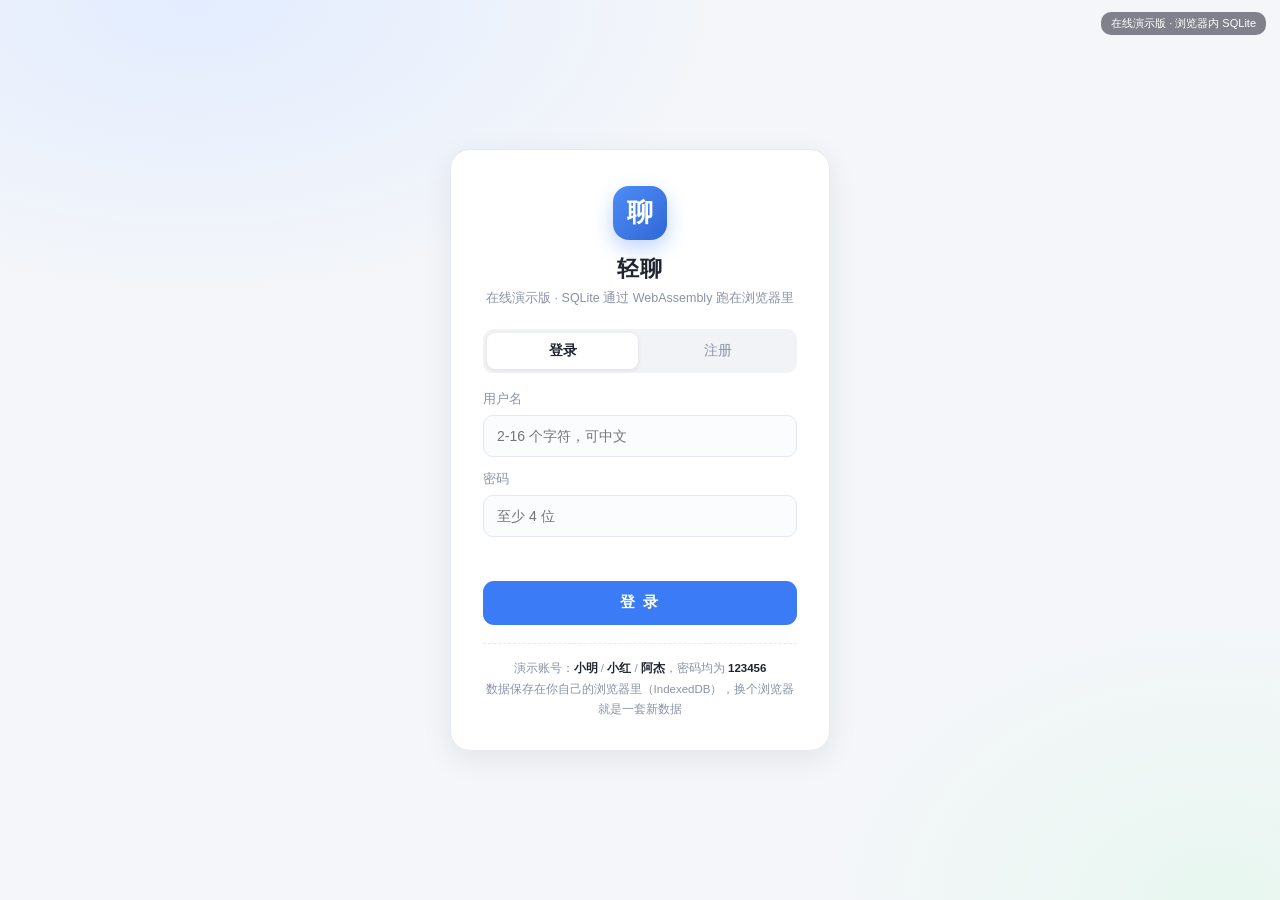
<file: docs/index.html>
<!DOCTYPE html>
<html lang="zh-CN">
<head>
  <meta charset="UTF-8">
  <meta name="viewport" content="width=device-width, initial-scale=1.0">
  <title>轻聊 · 在线演示版（浏览器内 SQLite）</title>
  <link rel="icon" href="data:image/svg+xml,%3Csvg xmlns='http://www.w3.org/2000/svg' viewBox='0 0 32 32'%3E%3Crect width='32' height='32' rx='8' fill='%233b7cf6'/%3E%3Ctext x='16' y='23' font-size='18' text-anchor='middle' fill='white' font-family='sans-serif'%3E聊%3C/text%3E%3C/svg%3E">
  <link rel="stylesheet" href="style.css">
</head>
<body>

  <!-- ============ 登录 / 注册 界面 ============ -->
  <div id="authView" class="auth-view">
    <div class="auth-card">
      <div class="auth-logo">聊</div>
      <h1 class="auth-title">轻聊</h1>
      <p class="auth-sub">在线演示版 · SQLite 通过 WebAssembly 跑在浏览器里</p>

      <div class="tabs">
        <button class="tab active" data-mode="login">登录</button>
        <button class="tab" data-mode="register">注册</button>
      </div>

      <form id="authForm" autocomplete="off">
        <label class="field">
          <span>用户名</span>
          <input id="username" type="text" placeholder="2-16 个字符，可中文" maxlength="16" required>
        </label>
        <label class="field">
          <span>密码</span>
          <input id="password" type="password" placeholder="至少 4 位" maxlength="32" required>
        </label>

        <p id="authMsg" class="auth-msg"></p>

        <button id="authSubmit" class="btn-primary" type="submit">登 录</button>
      </form>

      <p class="demo-tip">
        演示账号：<b>小明</b> / <b>小红</b> / <b>阿杰</b>，密码均为 <b>123456</b><br>
        数据保存在你自己的浏览器里（IndexedDB），换个浏览器就是一套新数据
      </p>
    </div>
  </div>

  <!-- ============ 聊天主界面 ============ -->
  <div id="chatView" class="chat-view hidden">

    <!-- 左侧：账号列表 -->
    <aside class="sidebar">
      <header class="sidebar-head">
        <div class="me-box">
          <div id="myAvatar" class="avatar">我</div>
          <div class="me-info">
            <strong id="myName">—</strong>
            <span class="me-status">在线</span>
          </div>
        </div>
        <button id="logoutBtn" class="btn-ghost" title="退出登录">退出</button>
      </header>

      <div class="sidebar-label">全部账号</div>
      <ul id="userList" class="user-list"></ul>
    </aside>

    <!-- 右侧：对话区 -->
    <main class="chat-main">
      <div id="emptyState" class="empty-state">
        <div class="empty-icon">💬</div>
        <p>从左侧选择一个账号，开始聊天</p>
      </div>

      <div id="conversation" class="conversation hidden">
        <header class="chat-head">
          <button id="backBtn" class="btn-back" title="返回列表">←</button>
          <div id="peerAvatar" class="avatar avatar-sm">?</div>
          <div>
            <strong id="peerName">—</strong>
            <span class="peer-hint">数据存于本机浏览器</span>
          </div>
        </header>

        <div id="messageList" class="message-list"></div>

        <form id="sendForm" class="composer">
          <textarea id="messageInput" rows="1" placeholder="输入消息，Enter 发送 / Shift+Enter 换行"
                    maxlength="1000"></textarea>
          <button id="sendBtn" class="btn-send" type="submit">发送</button>
        </form>
      </div>
    </main>
  </div>

  <div class="demo-badge">在线演示版 · 浏览器内 SQLite</div>

  <!-- SQLite 引擎（WebAssembly） → 数据层 → 界面逻辑 -->
  <script src="vendor/sql-wasm.js"></script>
  <script src="sqlite-local.js"></script>
  <script src="app-local.js"></script>
</body>
</html>
</file>
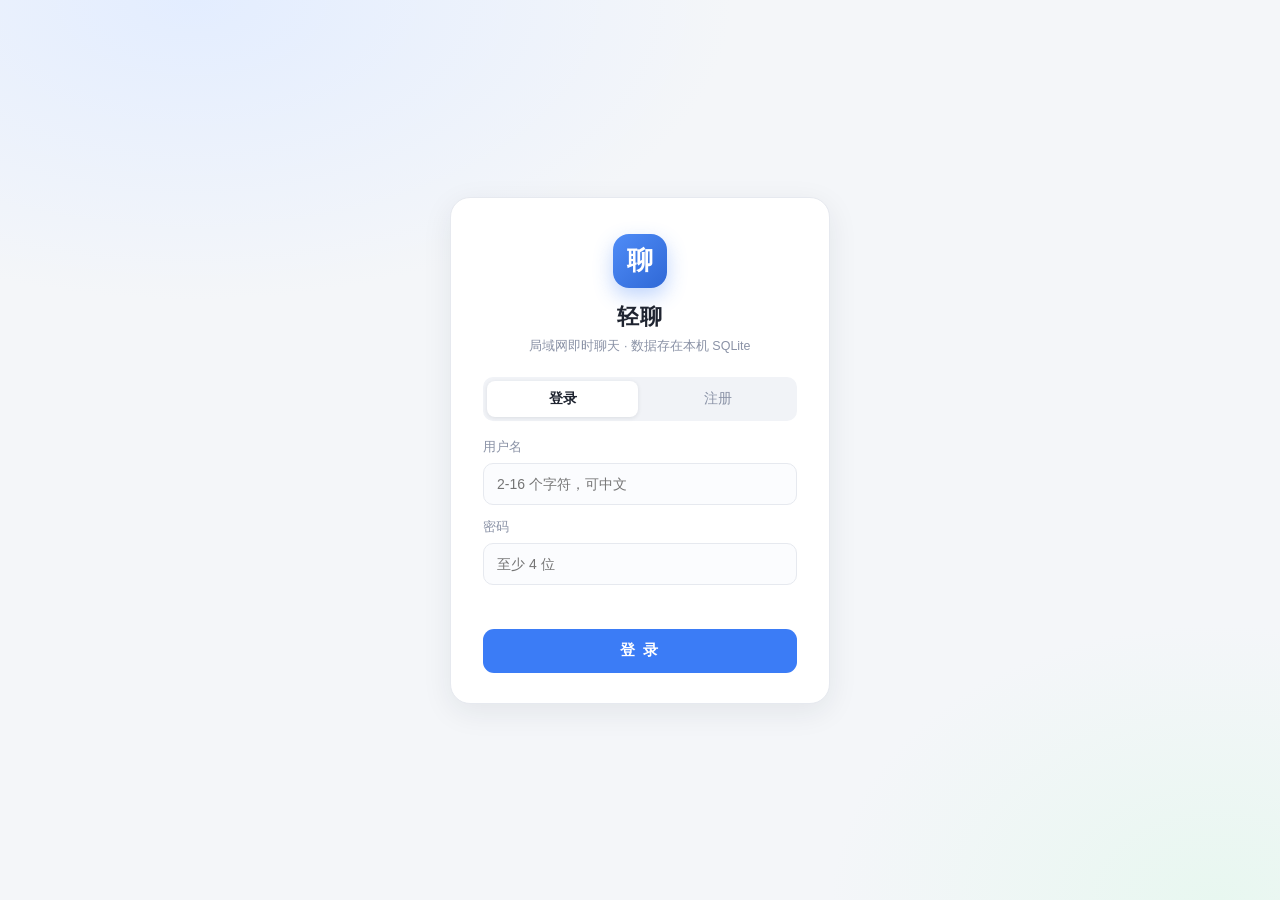
<file: public/index.html>
<!DOCTYPE html>
<html lang="zh-CN">
<head>
  <meta charset="UTF-8">
  <meta name="viewport" content="width=device-width, initial-scale=1.0">
  <title>轻聊 · 局域网聊天</title>
  <link rel="icon" href="data:image/svg+xml,%3Csvg xmlns='http://www.w3.org/2000/svg' viewBox='0 0 32 32'%3E%3Crect width='32' height='32' rx='8' fill='%233b7cf6'/%3E%3Ctext x='16' y='23' font-size='18' text-anchor='middle' fill='white' font-family='sans-serif'%3E聊%3C/text%3E%3C/svg%3E">
  <link rel="stylesheet" href="style.css">
</head>
<body>

  <!-- ============ 登录 / 注册 界面 ============ -->
  <div id="authView" class="auth-view">
    <div class="auth-card">
      <div class="auth-logo">聊</div>
      <h1 class="auth-title">轻聊</h1>
      <p class="auth-sub">局域网即时聊天 · 数据存在本机 SQLite</p>

      <div class="tabs">
        <button class="tab active" data-mode="login">登录</button>
        <button class="tab" data-mode="register">注册</button>
      </div>

      <form id="authForm" autocomplete="off">
        <label class="field">
          <span>用户名</span>
          <input id="username" type="text" placeholder="2-16 个字符，可中文" maxlength="16" required>
        </label>
        <label class="field">
          <span>密码</span>
          <input id="password" type="password" placeholder="至少 4 位" maxlength="32" required>
        </label>

        <p id="authMsg" class="auth-msg"></p>

        <button id="authSubmit" class="btn-primary" type="submit">登 录</button>
      </form>
    </div>
  </div>

  <!-- ============ 聊天主界面 ============ -->
  <div id="chatView" class="chat-view hidden">

    <!-- 左侧：账号列表 -->
    <aside class="sidebar">
      <header class="sidebar-head">
        <div class="me-box" id="meBox" title="点击编辑个人资料">
          <div id="myAvatar" class="avatar">我</div>
          <div class="me-info">
            <strong id="myName">—</strong>
            <span class="me-status">在线</span>
          </div>
        </div>
        <div class="head-actions">
          <button id="settingsBtn2" class="btn-ghost" title="聊天设置 / AI">设置</button>
          <button id="profileBtn" class="btn-ghost" title="个人资料">资料</button>
          <button id="logoutBtn" class="btn-ghost" title="退出登录">退出</button>
        </div>
      </header>

      <div class="sidebar-label">全部账号</div>
      <ul id="userList" class="user-list"></ul>
    </aside>

    <!-- 右侧：对话区 -->
    <main class="chat-main">
      <!-- 未选人时的占位 -->
      <div id="emptyState" class="empty-state">
        <div class="empty-icon">💬</div>
        <p>从左侧选择一个账号，开始聊天</p>
      </div>

      <!-- 对话内容 -->
      <div id="conversation" class="conversation hidden">
        <header class="chat-head">
          <button id="backBtn" class="btn-back" title="返回列表">←</button>
          <div id="peerAvatar" class="avatar avatar-sm">?</div>
          <div>
            <strong id="peerName">—</strong>
            <span class="peer-hint">局域网直连</span>
          </div>
          <button id="settingsBtn" class="btn-head-icon" title="聊天设置">⚙️</button>
        </header>

        <div id="messageList" class="message-list"></div>

        <div class="composer-wrap">
          <div id="emojiPanel" class="emoji-panel hidden">
            <div class="emoji-tabs">
              <button class="emoji-tab active" data-tab="emoji" type="button">emoji</button>
              <button class="emoji-tab" data-tab="sticker" type="button">我的表情包</button>
            </div>
            <div id="emojiGrid" class="emoji-grid"></div>
            <div id="stickerGrid" class="sticker-grid hidden">
              <div class="sticker-add">
                <button id="stickerAddBtn" class="btn-soft" type="button">＋ 添加表情包</button>
                <input id="stickerInput" type="file" accept="image/*" hidden>
              </div>
              <div id="stickerList" class="sticker-list"></div>
            </div>
          </div>
          <div id="plusMenu" class="plus-menu hidden">
            <button type="button" id="pickPhotoBtn">🖼️ 照片</button>
            <button type="button" id="pickVideoBtn">🎬 视频</button>
          </div>
          <form id="sendForm" class="composer">
            <button type="button" id="plusBtn" class="btn-plus" title="发送照片 / 视频">＋</button>
            <button type="button" id="emojiBtn" class="btn-emoji" title="表情 / 表情包">😊</button>
            <input id="photoInput" type="file" accept="image/*" hidden>
            <input id="videoInput" type="file" accept="video/*" hidden>
            <div class="input-wrap">
              <textarea id="messageInput" rows="1" placeholder="输入消息，Enter 发送 / Shift+Enter 换行"
                        maxlength="1000"></textarea>
              <button type="button" id="voiceBtn" class="btn-voice" title="点击开始录音">🎤</button>
              <span id="recHint" class="rec-hint hidden">录音中… 0:00</span>
            </div>
            <button id="sendBtn" class="btn-send" type="submit">发送</button>
          </form>
        </div>
      </div>
    </main>
  </div>

  <!-- 个人资料弹窗 -->
  <div id="profileModal" class="modal hidden">
    <div class="modal-card">
      <div class="modal-head">
        <h3>个人资料</h3>
        <button id="profileClose" class="modal-x" title="关闭">×</button>
      </div>
      <div class="profile-avatar-row">
        <div id="profileAvatar" class="avatar avatar-lg">我</div>
        <button id="avatarUploadBtn" class="btn-soft" type="button">上传头像</button>
        <input id="avatarInput" type="file" accept="image/*" hidden>
      </div>
      <form id="profileForm">
        <label class="field">
          <span>姓名 / 昵称</span>
          <input id="pfName" type="text" maxlength="20" placeholder="显示名称">
        </label>
        <label class="field">
          <span>生日</span>
          <input id="pfBirthday" type="date">
        </label>
        <label class="field">
          <span>学校</span>
          <input id="pfSchool" type="text" maxlength="50" placeholder="所在学校">
        </label>
        <label class="field">
          <span>地址</span>
          <input id="pfAddress" type="text" maxlength="100" placeholder="所在地址">
        </label>
        <label class="field">
          <span>个人简介</span>
          <textarea id="pfBio" maxlength="200" placeholder="介绍一下自己吧，比如爱好、最近在做什么…"></textarea>
          <small id="bioCount" class="field-count">0 / 200</small>
        </label>

        <!-- 别人给你的简介留的评论 -->
        <div class="cmt-head">
          <span class="cmt-title">收到的评论 <b id="myCmtCount" class="cmt-count">0</b></span>
          <button id="myCmtToggle" type="button" class="btn-link hidden">展开全部</button>
        </div>
        <div id="myCmtList" class="cmt-list"></div>

        <p id="profileMsg" class="auth-msg"></p>
        <div class="modal-actions">
          <button type="button" id="profileCancel" class="btn-ghost">取消</button>
          <button type="submit" class="btn-primary" style="width:auto;padding:0 22px;">保存</button>
        </div>
      </form>
    </div>
  </div>

  <!-- 查看他人资料 -->
  <div id="userInfoModal" class="modal hidden">
    <div class="modal-card">
      <div class="modal-head">
        <h3>用户资料</h3>
        <button id="userInfoClose" class="modal-x" title="关闭">×</button>
      </div>
      <div class="profile-avatar-row">
        <div id="uiAvatar" class="avatar avatar-lg">?</div>
        <div class="ui-head">
          <strong id="uiName">—</strong>
          <span id="uiUsername" class="ui-sub">@—</span>
        </div>
      </div>
      <div id="uiBio" class="ui-bio empty">还没有写个人简介</div>
      <div class="info-list">
        <div class="info-row"><span>生日</span><b id="uiBirthday">未填写</b></div>
        <div class="info-row"><span>学校</span><b id="uiSchool">未填写</b></div>
        <div class="info-row"><span>地址</span><b id="uiAddress">未填写</b></div>
        <div class="info-row"><span>注册</span><b id="uiCreated">—</b></div>
      </div>

      <!-- 评论区：默认只显示最新 3 条，可展开 -->
      <div class="cmt-head">
        <span class="cmt-title">评论 <b id="uiCmtCount" class="cmt-count">0</b></span>
        <button id="uiCmtToggle" type="button" class="btn-link hidden">展开全部</button>
      </div>
      <div id="uiCmtList" class="cmt-list"></div>
      <form id="uiCmtForm" class="cmt-form" autocomplete="off">
        <textarea id="uiCmtInput" rows="2" maxlength="200" placeholder="说点什么…（最多 200 字）"></textarea>
        <div class="cmt-form-foot">
          <label class="cmt-anon"><input type="checkbox" id="uiCmtAnon"> 匿名评论</label>
          <span id="uiCmtMsg" class="cmt-msg"></span>
          <button type="submit" class="btn-primary btn-sm">发表</button>
        </div>
      </form>

      <div class="modal-actions">
        <button type="button" id="userInfoClose2" class="btn-ghost">关闭</button>
      </div>
    </div>
  </div>

  <!-- 聊天设置 -->
  <div id="settingsModal" class="modal hidden">
    <div class="modal-card modal-card-wide">
      <div class="modal-head">
        <h3>聊天设置</h3>
        <button id="settingsClose" class="modal-x" title="关闭">×</button>
      </div>

      <div class="set-section">
        <div class="set-title" id="wpTitle">聊天壁纸</div>
        <div class="wallpaper-row">
          <div id="wallpaperPreview" class="wallpaper-preview">未设置</div>
          <div class="wallpaper-ops">
            <button id="wallpaperUploadBtn" class="btn-soft" type="button">上传壁纸</button>
            <button id="wallpaperClearBtn" class="btn-ghost" type="button">清除</button>
            <input id="wallpaperInput" type="file" accept="image/*" hidden>
          </div>
        </div>
        <div class="set-line">
          <span>可见范围</span>
          <label class="radio"><input type="radio" name="wpScope" value="me" checked> 仅自己可见</label>
          <label class="radio"><input type="radio" name="wpScope" value="both"> 双方可见</label>
        </div>
        <p id="wpHint" class="set-hint"></p>
      </div>

      <div class="set-section">
        <div class="set-title">我的文字样式</div>
        <div class="set-grid">
          <label class="set-line"><span>字号</span>
            <input id="setFontSize" type="range" min="12" max="24" step="1" value="14">
            <b id="fontSizeVal">14px</b>
          </label>
          <label class="set-line"><span>文字颜色</span>
            <input id="setTextColor" type="color" value="#ffffff">
          </label>
          <label class="set-line"><span>气泡背景</span>
            <input id="setBubbleBg" type="color" value="#3b7cf6">
          </label>
          <label class="set-line"><span>字体</span>
            <select id="setFontFamily">
              <option value="system">系统默认</option>
              <option value="song">宋体</option>
              <option value="kai">正楷 / 楷体</option>
              <option value="hei">黑体</option>
              <option value="yahei">微软雅黑</option>
              <option value="fangsong">仿宋</option>
              <option value="xingkai">华文行楷（艺术字）</option>
              <option value="youyuan">幼圆</option>
            </select>
          </label>
        </div>
      </div>

      <div class="set-section">
        <div class="set-title">AI 助手（国内大模型）</div>
        <label class="field"><span>调用地址 Base URL</span>
          <input id="setApiBase" type="text" placeholder="例如 https://api.deepseek.com/v1">
        </label>
        <label class="field"><span>API Key</span>
          <input id="setApiKey" type="password" placeholder="sk-...">
        </label>
        <label class="field"><span>模型名</span>
          <input id="setApiModel" type="text" placeholder="例如 deepseek-chat">
        </label>
        <p class="set-hint">支持 OpenAI 兼容接口：DeepSeek / Kimi / 智谱 / 通义千问兼容模式 / 百度千帆 v2 等。密钥只保存在你自己的账号下。</p>
      </div>

      <p id="settingsMsg" class="auth-msg"></p>
      <div class="modal-actions">
        <button type="button" id="settingsCancel" class="btn-ghost">取消</button>
        <button type="button" id="settingsSave" class="btn-primary" style="width:auto;padding:0 22px;">保存设置</button>
      </div>
    </div>
  </div>

  <!-- AI 小精灵：悬浮按钮 + 回复建议 + 迷你聊天窗 -->
  <div id="aiSprite" class="ai-sprite hidden" title="聊天小精灵">🧚</div>
  <div id="aiSuggestion" class="ai-suggestion hidden">
    <div class="ai-sug-label">🧚 小精灵建议</div>
    <div id="aiSugText" class="ai-sug-text"></div>
    <div class="ai-sug-actions">
      <button id="aiSugSend" type="button" class="ai-sug-send">发送</button>
      <button id="aiSugClose" type="button" class="ai-sug-close">×</button>
    </div>
  </div>
  <div id="aiPanel" class="ai-panel hidden">
    <div class="ai-head">
      <span>🧚 聊天小精灵</span>
      <button id="aiPanelClose" class="modal-x" type="button">×</button>
    </div>
    <div id="aiMessages" class="ai-messages"></div>
    <form id="aiForm" class="ai-form">
      <input id="aiInput" type="text" placeholder="问点什么…" autocomplete="off">
      <button type="submit">发送</button>
    </form>
  </div>

  <script src="app.js"></script>
</body>
</html>
</file>
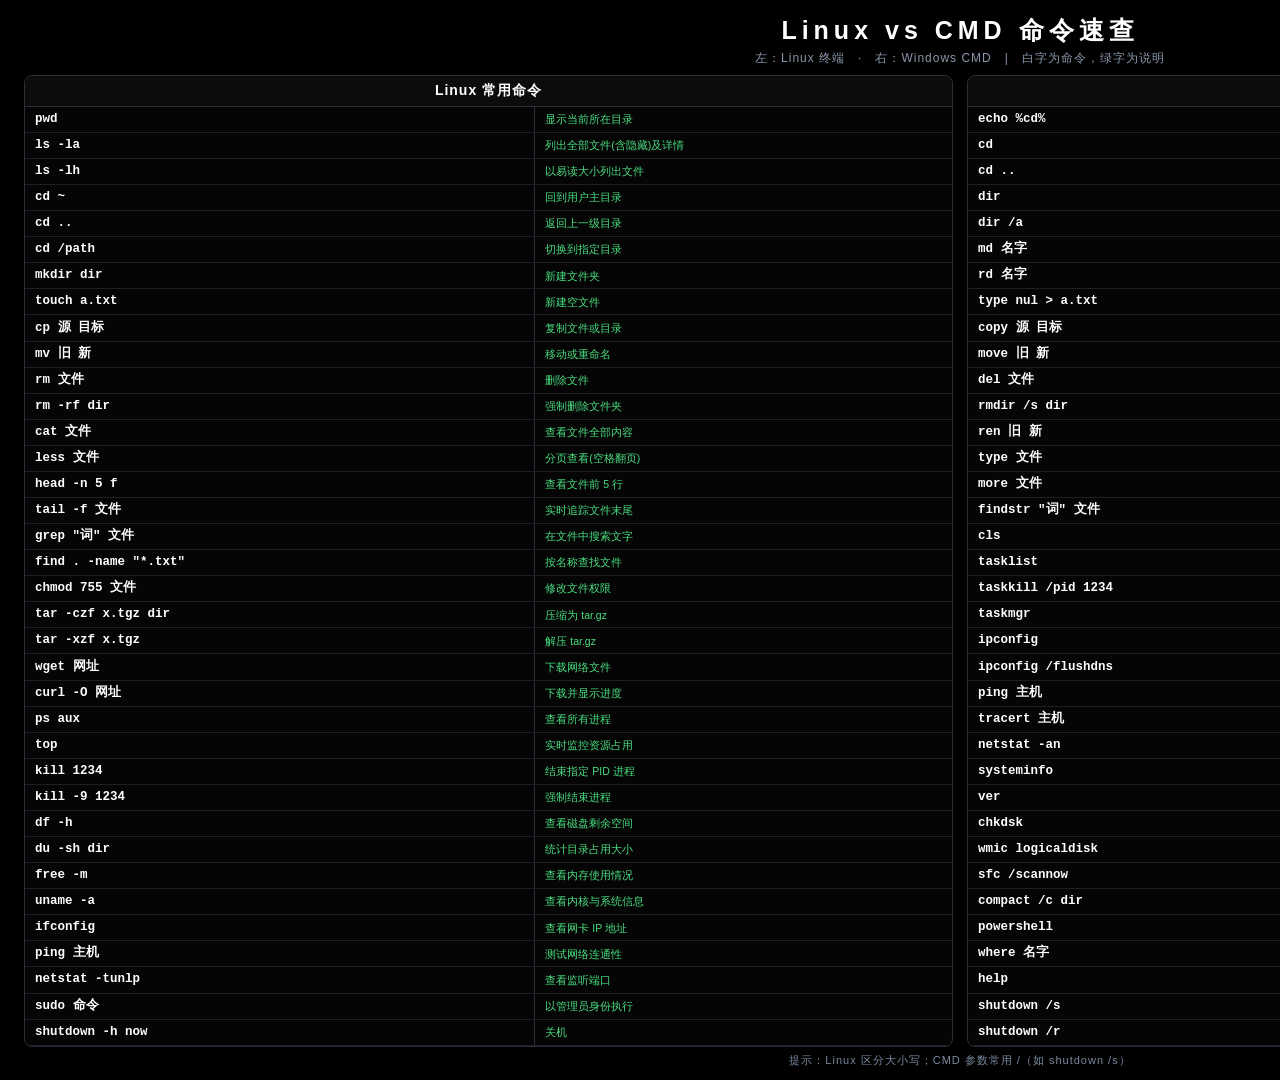
<file: wallpaper/cmd-linux-wallpaper.html>
<!DOCTYPE html>
<html lang="zh-CN">
<head>
<meta charset="utf-8">
<title>Linux vs CMD 命令速查壁纸</title>
<style>
  * { margin:0; padding:0; box-sizing:border-box; }
  html, body { width:1920px; height:1080px; overflow:hidden; }
  body {
    font-family: "PingFang SC","Microsoft YaHei","Segoe UI",sans-serif;
    background:#000000; color:#ffffff;
    padding:14px 24px 12px;
    display:flex; flex-direction:column;
  }
  .title { text-align:center; margin-bottom:8px; }
  .title h1 { font-size:25px; font-weight:800; letter-spacing:5px; color:#ffffff; }
  .title p { color:#8a97ab; font-size:12px; margin-top:3px; letter-spacing:1px; }

  .grid {
    flex:1; min-height:0;
    display:grid;
    grid-template-columns: repeat(2, 1fr);   /* 只有两列：Linux | CMD */
    grid-auto-rows: 1fr;
    gap:14px;
  }
  .card {
    border:1px solid #2a2f3a; border-radius:8px; overflow:hidden;
    display:flex; flex-direction:column; min-height:0; background:#050505;
  }
  .card-title {
    text-align:center; font-size:14px; font-weight:700; padding:6px;
    color:#ffffff; background:#0c0c0c; border-bottom:1px solid #2a2f3a; letter-spacing:1px;
  }
  table { width:100%; border-collapse:collapse; flex:1; table-layout:fixed; }
  td { border-bottom:1px solid #1c1f26; padding:2px 10px; vertical-align:middle; }
  td.cmd {
    color:#ffffff; font-family: Consolas,"Courier New",monospace;
    font-size:12.5px; font-weight:700; line-height:1.2;
    border-right:1px solid #2a2f3a; width:55%;
    white-space:nowrap; overflow:hidden; text-overflow:ellipsis;
  }
  td.desc { color:#4ade80; font-size:10.5px; line-height:1.2; }
  .footer { text-align:center; color:#7a8aa0; font-size:11px; margin-top:6px; letter-spacing:1px; }
</style>
</head>
<body>
  <div class="title">
    <h1>Linux vs CMD 命令速查</h1>
    <p>左：Linux 终端　·　右：Windows CMD　|　白字为命令，绿字为说明</p>
  </div>

  <div class="grid">
    
    <div class="card">
      <div class="card-title">Linux 常用命令</div>
      <table>
        <tbody>
      <tr>
        <td class="cmd">pwd</td>
        <td class="desc">显示当前所在目录</td>
      </tr>
      <tr>
        <td class="cmd">ls -la</td>
        <td class="desc">列出全部文件(含隐藏)及详情</td>
      </tr>
      <tr>
        <td class="cmd">ls -lh</td>
        <td class="desc">以易读大小列出文件</td>
      </tr>
      <tr>
        <td class="cmd">cd ~</td>
        <td class="desc">回到用户主目录</td>
      </tr>
      <tr>
        <td class="cmd">cd ..</td>
        <td class="desc">返回上一级目录</td>
      </tr>
      <tr>
        <td class="cmd">cd /path</td>
        <td class="desc">切换到指定目录</td>
      </tr>
      <tr>
        <td class="cmd">mkdir dir</td>
        <td class="desc">新建文件夹</td>
      </tr>
      <tr>
        <td class="cmd">touch a.txt</td>
        <td class="desc">新建空文件</td>
      </tr>
      <tr>
        <td class="cmd">cp 源 目标</td>
        <td class="desc">复制文件或目录</td>
      </tr>
      <tr>
        <td class="cmd">mv 旧 新</td>
        <td class="desc">移动或重命名</td>
      </tr>
      <tr>
        <td class="cmd">rm 文件</td>
        <td class="desc">删除文件</td>
      </tr>
      <tr>
        <td class="cmd">rm -rf dir</td>
        <td class="desc">强制删除文件夹</td>
      </tr>
      <tr>
        <td class="cmd">cat 文件</td>
        <td class="desc">查看文件全部内容</td>
      </tr>
      <tr>
        <td class="cmd">less 文件</td>
        <td class="desc">分页查看(空格翻页)</td>
      </tr>
      <tr>
        <td class="cmd">head -n 5 f</td>
        <td class="desc">查看文件前 5 行</td>
      </tr>
      <tr>
        <td class="cmd">tail -f 文件</td>
        <td class="desc">实时追踪文件末尾</td>
      </tr>
      <tr>
        <td class="cmd">grep &quot;词&quot; 文件</td>
        <td class="desc">在文件中搜索文字</td>
      </tr>
      <tr>
        <td class="cmd">find . -name &quot;*.txt&quot;</td>
        <td class="desc">按名称查找文件</td>
      </tr>
      <tr>
        <td class="cmd">chmod 755 文件</td>
        <td class="desc">修改文件权限</td>
      </tr>
      <tr>
        <td class="cmd">tar -czf x.tgz dir</td>
        <td class="desc">压缩为 tar.gz</td>
      </tr>
      <tr>
        <td class="cmd">tar -xzf x.tgz</td>
        <td class="desc">解压 tar.gz</td>
      </tr>
      <tr>
        <td class="cmd">wget 网址</td>
        <td class="desc">下载网络文件</td>
      </tr>
      <tr>
        <td class="cmd">curl -O 网址</td>
        <td class="desc">下载并显示进度</td>
      </tr>
      <tr>
        <td class="cmd">ps aux</td>
        <td class="desc">查看所有进程</td>
      </tr>
      <tr>
        <td class="cmd">top</td>
        <td class="desc">实时监控资源占用</td>
      </tr>
      <tr>
        <td class="cmd">kill 1234</td>
        <td class="desc">结束指定 PID 进程</td>
      </tr>
      <tr>
        <td class="cmd">kill -9 1234</td>
        <td class="desc">强制结束进程</td>
      </tr>
      <tr>
        <td class="cmd">df -h</td>
        <td class="desc">查看磁盘剩余空间</td>
      </tr>
      <tr>
        <td class="cmd">du -sh dir</td>
        <td class="desc">统计目录占用大小</td>
      </tr>
      <tr>
        <td class="cmd">free -m</td>
        <td class="desc">查看内存使用情况</td>
      </tr>
      <tr>
        <td class="cmd">uname -a</td>
        <td class="desc">查看内核与系统信息</td>
      </tr>
      <tr>
        <td class="cmd">ifconfig</td>
        <td class="desc">查看网卡 IP 地址</td>
      </tr>
      <tr>
        <td class="cmd">ping 主机</td>
        <td class="desc">测试网络连通性</td>
      </tr>
      <tr>
        <td class="cmd">netstat -tunlp</td>
        <td class="desc">查看监听端口</td>
      </tr>
      <tr>
        <td class="cmd">sudo 命令</td>
        <td class="desc">以管理员身份执行</td>
      </tr>
      <tr>
        <td class="cmd">shutdown -h now</td>
        <td class="desc">关机</td>
      </tr>
        </tbody>
      </table>
    </div>
    <div class="card">
      <div class="card-title">Windows CMD 常用命令</div>
      <table>
        <tbody>
      <tr>
        <td class="cmd">echo %cd%</td>
        <td class="desc">显示当前目录</td>
      </tr>
      <tr>
        <td class="cmd">cd</td>
        <td class="desc">切换目录</td>
      </tr>
      <tr>
        <td class="cmd">cd ..</td>
        <td class="desc">返回上一级</td>
      </tr>
      <tr>
        <td class="cmd">dir</td>
        <td class="desc">列出当前目录文件</td>
      </tr>
      <tr>
        <td class="cmd">dir /a</td>
        <td class="desc">含隐藏文件一起列出</td>
      </tr>
      <tr>
        <td class="cmd">md 名字</td>
        <td class="desc">新建文件夹</td>
      </tr>
      <tr>
        <td class="cmd">rd 名字</td>
        <td class="desc">删除空文件夹</td>
      </tr>
      <tr>
        <td class="cmd">type nul &gt; a.txt</td>
        <td class="desc">新建空文件</td>
      </tr>
      <tr>
        <td class="cmd">copy 源 目标</td>
        <td class="desc">复制文件</td>
      </tr>
      <tr>
        <td class="cmd">move 旧 新</td>
        <td class="desc">移动 / 重命名</td>
      </tr>
      <tr>
        <td class="cmd">del 文件</td>
        <td class="desc">删除文件</td>
      </tr>
      <tr>
        <td class="cmd">rmdir /s dir</td>
        <td class="desc">删除文件夹</td>
      </tr>
      <tr>
        <td class="cmd">ren 旧 新</td>
        <td class="desc">重命名文件</td>
      </tr>
      <tr>
        <td class="cmd">type 文件</td>
        <td class="desc">查看文本文件内容</td>
      </tr>
      <tr>
        <td class="cmd">more 文件</td>
        <td class="desc">分页查看文件</td>
      </tr>
      <tr>
        <td class="cmd">findstr &quot;词&quot; 文件</td>
        <td class="desc">在文件中搜索文字</td>
      </tr>
      <tr>
        <td class="cmd">cls</td>
        <td class="desc">清屏</td>
      </tr>
      <tr>
        <td class="cmd">tasklist</td>
        <td class="desc">查看运行中的进程</td>
      </tr>
      <tr>
        <td class="cmd">taskkill /pid 1234</td>
        <td class="desc">结束指定进程</td>
      </tr>
      <tr>
        <td class="cmd">taskmgr</td>
        <td class="desc">打开任务管理器</td>
      </tr>
      <tr>
        <td class="cmd">ipconfig</td>
        <td class="desc">查看网络配置</td>
      </tr>
      <tr>
        <td class="cmd">ipconfig /flushdns</td>
        <td class="desc">刷新 DNS 缓存</td>
      </tr>
      <tr>
        <td class="cmd">ping 主机</td>
        <td class="desc">测试网络连通</td>
      </tr>
      <tr>
        <td class="cmd">tracert 主机</td>
        <td class="desc">追踪路由路径</td>
      </tr>
      <tr>
        <td class="cmd">netstat -an</td>
        <td class="desc">查看所有连接</td>
      </tr>
      <tr>
        <td class="cmd">systeminfo</td>
        <td class="desc">查看系统信息</td>
      </tr>
      <tr>
        <td class="cmd">ver</td>
        <td class="desc">查看系统版本</td>
      </tr>
      <tr>
        <td class="cmd">chkdsk</td>
        <td class="desc">检查磁盘错误</td>
      </tr>
      <tr>
        <td class="cmd">wmic logicaldisk</td>
        <td class="desc">查看磁盘空间</td>
      </tr>
      <tr>
        <td class="cmd">sfc /scannow</td>
        <td class="desc">修复系统文件</td>
      </tr>
      <tr>
        <td class="cmd">compact /c dir</td>
        <td class="desc">压缩目录</td>
      </tr>
      <tr>
        <td class="cmd">powershell</td>
        <td class="desc">启动 PowerShell</td>
      </tr>
      <tr>
        <td class="cmd">where 名字</td>
        <td class="desc">查找命令路径</td>
      </tr>
      <tr>
        <td class="cmd">help</td>
        <td class="desc">查看命令帮助</td>
      </tr>
      <tr>
        <td class="cmd">shutdown /s</td>
        <td class="desc">关机</td>
      </tr>
      <tr>
        <td class="cmd">shutdown /r</td>
        <td class="desc">重启</td>
      </tr>
        </tbody>
      </table>
    </div>
  </div>

  <div class="footer">提示：Linux 区分大小写；CMD 参数常用 /（如 shutdown /s）</div>
</body>
</html>
</file>
<file: docs/style.css>
/* ============================================================================
   轻聊 · 样式表（纯 CSS3，无框架）
   配色：浅色、低饱和，长时间聊天不累眼
   ========================================================================== */

:root {
  --bg:          #f4f6f9;
  --panel:       #ffffff;
  --border:      #e6e9ef;
  --text:        #1f2430;
  --text-weak:   #8a92a6;
  --brand:       #3b7cf6;
  --brand-dark:  #2f68d6;
  --brand-soft:  #eaf1ff;
  --bubble-me:   #3b7cf6;
  --bubble-other:#eef1f6;
  --radius:      14px;
  --shadow:      0 8px 30px rgba(31, 36, 48, .08);
}

* { box-sizing: border-box; margin: 0; padding: 0; }

html, body {
  height: 100%;
}

body {
  font-family: -apple-system, BlinkMacSystemFont, "Segoe UI", "PingFang SC",
               "Hiragino Sans GB", "Microsoft YaHei", sans-serif;
  background: var(--bg);
  color: var(--text);
  font-size: 14px;
  -webkit-font-smoothing: antialiased;
}

.hidden { display: none !important; }

/* ---------------------------------------------------------------- 登录页 */
.auth-view {
  min-height: 100%;
  display: flex;
  align-items: center;
  justify-content: center;
  padding: 24px;
  background:
    radial-gradient(900px 500px at 15% 0%, #e3edff 0%, transparent 60%),
    radial-gradient(700px 500px at 95% 100%, #e8f7f0 0%, transparent 55%),
    var(--bg);
}

.auth-card {
  width: 100%;
  max-width: 380px;
  background: var(--panel);
  border: 1px solid var(--border);
  border-radius: 20px;
  padding: 36px 32px 30px;
  box-shadow: var(--shadow);
  text-align: center;
}

.auth-logo {
  width: 54px; height: 54px;
  margin: 0 auto 14px;
  border-radius: 16px;
  background: linear-gradient(135deg, #4f8cf7, #2f68d6);
  color: #fff;
  font-size: 26px;
  font-weight: 700;
  display: flex;
  align-items: center;
  justify-content: center;
  box-shadow: 0 8px 20px rgba(59, 124, 246, .32);
}

.auth-title { font-size: 22px; font-weight: 700; letter-spacing: 1px; }
.auth-sub   { font-size: 12.5px; color: var(--text-weak); margin-top: 6px; }

.tabs {
  display: flex;
  gap: 4px;
  background: #f1f3f7;
  padding: 4px;
  border-radius: 10px;
  margin: 22px 0 18px;
}

.tab {
  flex: 1;
  border: none;
  background: transparent;
  padding: 9px 0;
  border-radius: 8px;
  font-size: 13.5px;
  color: var(--text-weak);
  cursor: pointer;
  transition: all .18s;
  font-family: inherit;
}

.tab.active {
  background: #fff;
  color: var(--text);
  font-weight: 600;
  box-shadow: 0 1px 4px rgba(31, 36, 48, .1);
}

.field {
  display: block;
  text-align: left;
  margin-bottom: 14px;
}

.field > span {
  display: block;
  font-size: 12.5px;
  color: var(--text-weak);
  margin-bottom: 7px;
}

.field input {
  width: 100%;
  height: 42px;
  padding: 0 13px;
  border: 1px solid var(--border);
  border-radius: 10px;
  background: #fbfcfe;
  font-size: 14px;
  font-family: inherit;
  color: var(--text);
  outline: none;
  transition: border-color .18s, box-shadow .18s;
}

.field input:focus {
  border-color: var(--brand);
  background: #fff;
  box-shadow: 0 0 0 3px var(--brand-soft);
}

.auth-msg {
  min-height: 18px;
  font-size: 12.5px;
  color: #e04a4a;
  margin: 4px 0 12px;
  text-align: left;
}

.btn-primary {
  width: 100%;
  height: 44px;
  border: none;
  border-radius: 11px;
  background: var(--brand);
  color: #fff;
  font-size: 15px;
  font-weight: 600;
  font-family: inherit;
  letter-spacing: 2px;
  cursor: pointer;
  transition: background .18s, transform .1s;
}

.btn-primary:hover  { background: var(--brand-dark); }
.btn-primary:active { transform: scale(.985); }
.btn-primary:disabled { opacity: .6; cursor: not-allowed; }

/* ---------------------------------------------------------------- 聊天布局 */
.chat-view {
  height: 100vh;
  display: grid;
  grid-template-columns: 288px 1fr;
  overflow: hidden;
}

/* 左侧栏 */
.sidebar {
  background: var(--panel);
  border-right: 1px solid var(--border);
  display: flex;
  flex-direction: column;
  min-height: 0;
}

.sidebar-head {
  display: flex;
  align-items: center;
  justify-content: space-between;
  padding: 16px 16px 14px;
  border-bottom: 1px solid var(--border);
}

.me-box { display: flex; align-items: center; gap: 10px; min-width: 0; }

.avatar {
  width: 40px; height: 40px;
  flex: 0 0 40px;
  border-radius: 12px;
  background: linear-gradient(135deg, #6f9ef8, #3b7cf6);
  color: #fff;
  font-size: 15px;
  font-weight: 600;
  display: flex;
  align-items: center;
  justify-content: center;
  user-select: none;
}

.avatar-sm { width: 36px; height: 36px; flex-basis: 36px; font-size: 14px; border-radius: 10px; }

.me-info { display: flex; flex-direction: column; min-width: 0; }
.me-info strong {
  font-size: 14px;
  white-space: nowrap;
  overflow: hidden;
  text-overflow: ellipsis;
  max-width: 130px;
}
.me-status { font-size: 11.5px; color: #35b37e; margin-top: 2px; }

.btn-ghost {
  border: 1px solid var(--border);
  background: #fff;
  color: var(--text-weak);
  font-size: 12.5px;
  font-family: inherit;
  padding: 6px 11px;
  border-radius: 8px;
  cursor: pointer;
  transition: all .18s;
}
.btn-ghost:hover { color: #e04a4a; border-color: #f4c9c9; background: #fff8f8; }

.sidebar-label {
  padding: 16px 18px 8px;
  font-size: 11.5px;
  letter-spacing: 1px;
  color: var(--text-weak);
  font-weight: 600;
}

.user-list {
  list-style: none;
  overflow-y: auto;
  flex: 1;
  padding: 0 8px 12px;
  min-height: 0;
}

.user-item {
  display: flex;
  align-items: center;
  gap: 10px;
  padding: 10px;
  border-radius: 11px;
  cursor: pointer;
  transition: background .15s;
  margin-bottom: 2px;
}

.user-item:hover { background: #f6f8fb; }

.user-item.active {
  background: var(--brand-soft);
}

.user-item .avatar { width: 36px; height: 36px; flex-basis: 36px; border-radius: 10px; font-size: 13.5px; }

.user-body { flex: 1; min-width: 0; }
.user-row  { display: flex; align-items: baseline; justify-content: space-between; gap: 8px; }
.user-name { font-size: 13.5px; font-weight: 500; white-space: nowrap; overflow: hidden; text-overflow: ellipsis; }
.user-preview {
  font-size: 12px;
  color: var(--text-weak);
  margin-top: 3px;
  white-space: nowrap;
  overflow: hidden;
  text-overflow: ellipsis;
}

.badge {
  flex: 0 0 auto;
  min-width: 18px;
  height: 18px;
  padding: 0 5px;
  border-radius: 9px;
  background: #ff5a5a;
  color: #fff;
  font-size: 11px;
  line-height: 18px;
  text-align: center;
  font-weight: 600;
}

.list-empty {
  padding: 26px 18px;
  font-size: 12.5px;
  color: var(--text-weak);
  text-align: center;
  line-height: 1.7;
}

/* 右侧对话区 */
.chat-main {
  display: flex;
  flex-direction: column;
  min-width: 0;
  min-height: 0;
  background: var(--bg);
}

.empty-state {
  flex: 1;
  display: flex;
  flex-direction: column;
  align-items: center;
  justify-content: center;
  gap: 12px;
  color: var(--text-weak);
  font-size: 13.5px;
}
.empty-icon { font-size: 42px; opacity: .55; }

.conversation {
  flex: 1;
  display: flex;
  flex-direction: column;
  min-height: 0;
}

.chat-head {
  display: flex;
  align-items: center;
  gap: 11px;
  padding: 12px 22px;
  background: var(--panel);
  border-bottom: 1px solid var(--border);
}
.chat-head strong { font-size: 14.5px; display: block; }
.peer-hint { font-size: 11.5px; color: var(--text-weak); }

/* 返回按钮只在手机上出现 */
.btn-back {
  display: none;
  width: 32px; height: 32px;
  flex: 0 0 32px;
  border: 1px solid var(--border);
  background: #fff;
  color: var(--text);
  border-radius: 9px;
  font-size: 16px;
  line-height: 1;
  cursor: pointer;
  font-family: inherit;
}

.message-list {
  flex: 1;
  overflow-y: auto;
  padding: 22px 24px 10px;
  display: flex;
  flex-direction: column;
  gap: 12px;
  min-height: 0;
}

/* 消息少的时候让气泡贴着底部排布（用弹性占位，不会在内容溢出时裁掉顶部） */
.message-list::before {
  content: "";
  display: block;
  margin-top: auto;
}

.msg {
  max-width: min(66%, 560px);
  display: flex;
  flex-direction: column;
  animation: pop .18s ease-out;
}

@keyframes pop {
  from { opacity: 0; transform: translateY(5px); }
  to   { opacity: 1; transform: translateY(0); }
}

.msg.mine { align-self: flex-end; align-items: flex-end; }
.msg.theirs { align-self: flex-start; align-items: flex-start; }

.bubble {
  padding: 9px 13px;
  border-radius: var(--radius);
  font-size: 14px;
  line-height: 1.55;
  word-break: break-word;
  white-space: pre-wrap;
}

.msg.mine .bubble {
  background: var(--bubble-me);
  color: #fff;
  border-bottom-right-radius: 4px;
}

.msg.theirs .bubble {
  background: var(--bubble-other);
  color: var(--text);
  border-bottom-left-radius: 4px;
}

.msg-time {
  font-size: 11px;
  color: var(--text-weak);
  margin-top: 4px;
  padding: 0 3px;
}

.day-divider {
  align-self: center;
  font-size: 11.5px;
  color: var(--text-weak);
  background: #e9edf3;
  padding: 3px 11px;
  border-radius: 10px;
  margin: 6px 0 2px;
}

.composer {
  display: flex;
  gap: 10px;
  align-items: flex-end;
  padding: 12px 22px 18px;
  background: var(--panel);
  border-top: 1px solid var(--border);
}

.composer textarea {
  flex: 1;
  resize: none;
  max-height: 128px;
  padding: 11px 14px;
  border: 1px solid var(--border);
  border-radius: 12px;
  background: #fbfcfe;
  font-family: inherit;
  font-size: 14px;
  line-height: 1.5;
  color: var(--text);
  outline: none;
  transition: border-color .18s, box-shadow .18s;
}

.composer textarea:focus {
  border-color: var(--brand);
  background: #fff;
  box-shadow: 0 0 0 3px var(--brand-soft);
}

.btn-send {
  flex: 0 0 auto;
  height: 44px;
  padding: 0 22px;
  border: none;
  border-radius: 12px;
  background: var(--brand);
  color: #fff;
  font-size: 14px;
  font-weight: 600;
  font-family: inherit;
  cursor: pointer;
  transition: background .18s, transform .1s;
}
.btn-send:hover  { background: var(--brand-dark); }
.btn-send:active { transform: scale(.97); }
.btn-send:disabled { opacity: .5; cursor: not-allowed; }

/* 滚动条美化 */
.user-list::-webkit-scrollbar,
.message-list::-webkit-scrollbar { width: 6px; }
.user-list::-webkit-scrollbar-thumb,
.message-list::-webkit-scrollbar-thumb {
  background: #d5dae4;
  border-radius: 3px;
}
.user-list::-webkit-scrollbar-thumb:hover,
.message-list::-webkit-scrollbar-thumb:hover { background: #c3cad8; }

/* ---------------------------------------------------------------- 手机适配 */
@media (max-width: 720px) {
  .chat-view { grid-template-columns: 1fr; grid-template-rows: auto 1fr; }

  .sidebar {
    border-right: none;
    border-bottom: 1px solid var(--border);
    max-height: 38vh;
  }

  /* 手机上打开对话后，列表整块收起，聊天区占满屏幕 */
  .chat-view.conv-open .sidebar { display: none; }
  .chat-view.conv-open { grid-template-rows: 1fr; }

  .btn-back { display: flex; align-items: center; justify-content: center; }

  .msg { max-width: 84%; }
  .message-list { padding: 16px 14px 8px; }
  .composer { padding: 10px 14px 14px; }
  .chat-head { padding: 10px 16px; }
  .btn-send { padding: 0 16px; }
}

/* ---------------------------------------------------------------- 在线演示版专用 */
.demo-tip {
  margin-top: 18px;
  font-size: 11.5px;
  line-height: 1.8;
  color: var(--text-weak);
  border-top: 1px dashed var(--border);
  padding-top: 14px;
}
.demo-tip b { color: var(--text); font-weight: 600; }

.demo-badge {
  position: fixed;
  right: 14px;
  top: 12px;
  font-size: 11px;
  color: #fff;
  background: rgba(31, 36, 48, .55);
  padding: 4px 10px;
  border-radius: 10px;
  pointer-events: none;
  z-index: 99;
  backdrop-filter: blur(4px);
}
</file>
<file: public/style.css>
/* ============================================================================
   轻聊 · 样式表（纯 CSS3，无框架）
   配色：浅色、低饱和，长时间聊天不累眼
   ========================================================================== */

:root {
  --bg:          #f4f6f9;
  --panel:       #ffffff;
  --border:      #e6e9ef;
  --text:        #1f2430;
  --text-weak:   #8a92a6;
  --brand:       #3b7cf6;
  --brand-dark:  #2f68d6;
  --brand-soft:  #eaf1ff;
  --bubble-me:   #3b7cf6;
  --bubble-other:#eef1f6;
  --radius:      14px;
  --shadow:      0 8px 30px rgba(31, 36, 48, .08);
}

* { box-sizing: border-box; margin: 0; padding: 0; }

html, body {
  height: 100%;
}

body {
  font-family: -apple-system, BlinkMacSystemFont, "Segoe UI", "PingFang SC",
               "Hiragino Sans GB", "Microsoft YaHei", sans-serif;
  background: var(--bg);
  color: var(--text);
  font-size: 14px;
  -webkit-font-smoothing: antialiased;
}

.hidden { display: none !important; }

/* ---------------------------------------------------------------- 登录页 */
.auth-view {
  min-height: 100%;
  display: flex;
  align-items: center;
  justify-content: center;
  padding: 24px;
  background:
    radial-gradient(900px 500px at 15% 0%, #e3edff 0%, transparent 60%),
    radial-gradient(700px 500px at 95% 100%, #e8f7f0 0%, transparent 55%),
    var(--bg);
}

.auth-card {
  width: 100%;
  max-width: 380px;
  background: var(--panel);
  border: 1px solid var(--border);
  border-radius: 20px;
  padding: 36px 32px 30px;
  box-shadow: var(--shadow);
  text-align: center;
}

.auth-logo {
  width: 54px; height: 54px;
  margin: 0 auto 14px;
  border-radius: 16px;
  background: linear-gradient(135deg, #4f8cf7, #2f68d6);
  color: #fff;
  font-size: 26px;
  font-weight: 700;
  display: flex;
  align-items: center;
  justify-content: center;
  box-shadow: 0 8px 20px rgba(59, 124, 246, .32);
}

.auth-title { font-size: 22px; font-weight: 700; letter-spacing: 1px; }
.auth-sub   { font-size: 12.5px; color: var(--text-weak); margin-top: 6px; }

.tabs {
  display: flex;
  gap: 4px;
  background: #f1f3f7;
  padding: 4px;
  border-radius: 10px;
  margin: 22px 0 18px;
}

.tab {
  flex: 1;
  border: none;
  background: transparent;
  padding: 9px 0;
  border-radius: 8px;
  font-size: 13.5px;
  color: var(--text-weak);
  cursor: pointer;
  transition: all .18s;
  font-family: inherit;
}

.tab.active {
  background: #fff;
  color: var(--text);
  font-weight: 600;
  box-shadow: 0 1px 4px rgba(31, 36, 48, .1);
}

.field {
  display: block;
  text-align: left;
  margin-bottom: 14px;
}

.field > span {
  display: block;
  font-size: 12.5px;
  color: var(--text-weak);
  margin-bottom: 7px;
}

.field input {
  width: 100%;
  height: 42px;
  padding: 0 13px;
  border: 1px solid var(--border);
  border-radius: 10px;
  background: #fbfcfe;
  font-size: 14px;
  font-family: inherit;
  color: var(--text);
  outline: none;
  transition: border-color .18s, box-shadow .18s;
}

.field input:focus {
  border-color: var(--brand);
  background: #fff;
  box-shadow: 0 0 0 3px var(--brand-soft);
}

/* 个人简介：多行输入框 */
.field textarea {
  width: 100%;
  min-height: 74px;
  padding: 10px 13px;
  border: 1px solid var(--border);
  border-radius: 10px;
  background: #fbfcfe;
  font-size: 14px;
  font-family: inherit;
  line-height: 1.6;
  color: var(--text);
  outline: none;
  resize: vertical;
  transition: border-color .18s, box-shadow .18s;
}
.field textarea:focus {
  border-color: var(--brand);
  background: #fff;
  box-shadow: 0 0 0 3px var(--brand-soft);
}
.field-count { display:block; text-align:right; font-size:11.5px; color:var(--text-weak); margin-top:4px; }

.auth-msg {
  min-height: 18px;
  font-size: 12.5px;
  color: #e04a4a;
  margin: 4px 0 12px;
  text-align: left;
}

.btn-primary {
  width: 100%;
  height: 44px;
  border: none;
  border-radius: 11px;
  background: var(--brand);
  color: #fff;
  font-size: 15px;
  font-weight: 600;
  font-family: inherit;
  letter-spacing: 2px;
  cursor: pointer;
  transition: background .18s, transform .1s;
}

.btn-primary:hover  { background: var(--brand-dark); }
.btn-primary:active { transform: scale(.985); }
.btn-primary:disabled { opacity: .6; cursor: not-allowed; }

/* ---------------------------------------------------------------- 聊天布局 */
.chat-view {
  height: 100vh;
  display: grid;
  grid-template-columns: 288px 1fr;
  overflow: hidden;
}

/* 左侧栏 */
.sidebar {
  background: var(--panel);
  border-right: 1px solid var(--border);
  display: flex;
  flex-direction: column;
  min-height: 0;
}

.sidebar-head {
  display: flex;
  align-items: center;
  justify-content: space-between;
  padding: 16px 16px 14px;
  border-bottom: 1px solid var(--border);
}

.me-box { display: flex; align-items: center; gap: 10px; min-width: 0; }

.avatar {
  width: 40px; height: 40px;
  flex: 0 0 40px;
  border-radius: 12px;
  background: linear-gradient(135deg, #6f9ef8, #3b7cf6);
  color: #fff;
  font-size: 15px;
  font-weight: 600;
  display: flex;
  align-items: center;
  justify-content: center;
  user-select: none;
}

.avatar-sm { width: 36px; height: 36px; flex-basis: 36px; font-size: 14px; border-radius: 10px; }

.me-info { display: flex; flex-direction: column; min-width: 0; }
.me-info strong {
  font-size: 14px;
  white-space: nowrap;
  overflow: hidden;
  text-overflow: ellipsis;
  max-width: 130px;
}
.me-status { font-size: 11.5px; color: #35b37e; margin-top: 2px; }

.btn-ghost {
  border: 1px solid var(--border);
  background: #fff;
  color: var(--text-weak);
  font-size: 12.5px;
  font-family: inherit;
  padding: 6px 11px;
  border-radius: 8px;
  cursor: pointer;
  transition: all .18s;
}
.btn-ghost:hover { color: #e04a4a; border-color: #f4c9c9; background: #fff8f8; }

.sidebar-label {
  padding: 16px 18px 8px;
  font-size: 11.5px;
  letter-spacing: 1px;
  color: var(--text-weak);
  font-weight: 600;
}

.user-list {
  list-style: none;
  overflow-y: auto;
  flex: 1;
  padding: 0 8px 12px;
  min-height: 0;
}

.user-item {
  display: flex;
  align-items: center;
  gap: 10px;
  padding: 10px;
  border-radius: 11px;
  cursor: pointer;
  transition: background .15s;
  margin-bottom: 2px;
}

.user-item:hover { background: #f6f8fb; }

.user-item.active {
  background: var(--brand-soft);
}

.user-item .avatar { width: 36px; height: 36px; flex-basis: 36px; border-radius: 10px; font-size: 13.5px; }

.user-body { flex: 1; min-width: 0; }
.user-row  { display: flex; align-items: baseline; justify-content: space-between; gap: 8px; }
.user-name { font-size: 13.5px; font-weight: 500; white-space: nowrap; overflow: hidden; text-overflow: ellipsis; }
.user-preview {
  font-size: 12px;
  color: var(--text-weak);
  margin-top: 3px;
  white-space: nowrap;
  overflow: hidden;
  text-overflow: ellipsis;
}

.badge {
  flex: 0 0 auto;
  min-width: 18px;
  height: 18px;
  padding: 0 5px;
  border-radius: 9px;
  background: #ff5a5a;
  color: #fff;
  font-size: 11px;
  line-height: 18px;
  text-align: center;
  font-weight: 600;
}

.list-empty {
  padding: 26px 18px;
  font-size: 12.5px;
  color: var(--text-weak);
  text-align: center;
  line-height: 1.7;
}

/* 右侧对话区 */
.chat-main {
  display: flex;
  flex-direction: column;
  min-width: 0;
  min-height: 0;
  background: var(--bg);
}

.empty-state {
  flex: 1;
  display: flex;
  flex-direction: column;
  align-items: center;
  justify-content: center;
  gap: 12px;
  color: var(--text-weak);
  font-size: 13.5px;
}
.empty-icon { font-size: 42px; opacity: .55; }

.conversation {
  flex: 1;
  display: flex;
  flex-direction: column;
  min-height: 0;
}

.chat-head {
  display: flex;
  align-items: center;
  gap: 11px;
  padding: 12px 22px;
  background: var(--panel);
  border-bottom: 1px solid var(--border);
}
.chat-head strong { font-size: 14.5px; display: block; }
.peer-hint { font-size: 11.5px; color: var(--text-weak); }

/* 返回按钮只在手机上出现 */
.btn-back {
  display: none;
  width: 32px; height: 32px;
  flex: 0 0 32px;
  border: 1px solid var(--border);
  background: #fff;
  color: var(--text);
  border-radius: 9px;
  font-size: 16px;
  line-height: 1;
  cursor: pointer;
  font-family: inherit;
}

.message-list {
  flex: 1;
  overflow-y: auto;
  padding: 22px 24px 10px;
  display: flex;
  flex-direction: column;
  gap: 12px;
  min-height: 0;
}

/* 消息少的时候让气泡贴着底部排布（用弹性占位，不会在内容溢出时裁掉顶部） */
.message-list::before {
  content: "";
  display: block;
  margin-top: auto;
}

.msg {
  max-width: min(66%, 560px);
  display: flex;
  flex-direction: column;
  animation: pop .18s ease-out;
}

@keyframes pop {
  from { opacity: 0; transform: translateY(5px); }
  to   { opacity: 1; transform: translateY(0); }
}

.msg.mine { align-self: flex-end; align-items: flex-end; }
.msg.theirs { align-self: flex-start; align-items: flex-start; }

.bubble {
  padding: 9px 13px;
  border-radius: var(--radius);
  font-size: 14px;
  line-height: 1.55;
  word-break: break-word;
  white-space: pre-wrap;
}

.msg.mine .bubble {
  background: var(--bubble-me);
  color: #fff;
  border-bottom-right-radius: 4px;
}

.msg.theirs .bubble {
  background: var(--bubble-other);
  color: var(--text);
  border-bottom-left-radius: 4px;
}

.msg-time {
  font-size: 11px;
  color: var(--text-weak);
  margin-top: 4px;
  padding: 0 3px;
}

.day-divider {
  align-self: center;
  font-size: 11.5px;
  color: var(--text-weak);
  background: #e9edf3;
  padding: 3px 11px;
  border-radius: 10px;
  margin: 6px 0 2px;
}

.composer {
  display: flex;
  gap: 10px;
  align-items: flex-end;
  padding: 12px 22px 18px;
  background: var(--panel);
  border-top: 1px solid var(--border);
}

.composer textarea {
  flex: 1;
  resize: none;
  max-height: 128px;
  padding: 11px 14px;
  border: 1px solid var(--border);
  border-radius: 12px;
  background: #fbfcfe;
  font-family: inherit;
  font-size: 14px;
  line-height: 1.5;
  color: var(--text);
  outline: none;
  transition: border-color .18s, box-shadow .18s;
}

.composer textarea:focus {
  border-color: var(--brand);
  background: #fff;
  box-shadow: 0 0 0 3px var(--brand-soft);
}

.btn-send {
  flex: 0 0 auto;
  height: 44px;
  padding: 0 22px;
  border: none;
  border-radius: 12px;
  background: var(--brand);
  color: #fff;
  font-size: 14px;
  font-weight: 600;
  font-family: inherit;
  cursor: pointer;
  transition: background .18s, transform .1s;
}
.btn-send:hover  { background: var(--brand-dark); }
.btn-send:active { transform: scale(.97); }
.btn-send:disabled { opacity: .5; cursor: not-allowed; }

/* 滚动条美化 */
.user-list::-webkit-scrollbar,
.message-list::-webkit-scrollbar { width: 6px; }
.user-list::-webkit-scrollbar-thumb,
.message-list::-webkit-scrollbar-thumb {
  background: #d5dae4;
  border-radius: 3px;
}
.user-list::-webkit-scrollbar-thumb:hover,
.message-list::-webkit-scrollbar-thumb:hover { background: #c3cad8; }

/* ---------------------------------------------------------------- 手机适配 */
@media (max-width: 720px) {
  .chat-view { grid-template-columns: 1fr; grid-template-rows: auto 1fr; }

  .sidebar {
    border-right: none;
    border-bottom: 1px solid var(--border);
    max-height: 38vh;
  }

  /* 手机上打开对话后，列表整块收起，聊天区占满屏幕 */
  .chat-view.conv-open .sidebar { display: none; }
  .chat-view.conv-open { grid-template-rows: 1fr; }

  .btn-back { display: flex; align-items: center; justify-content: center; }

  .msg { max-width: 84%; }
  .message-list { padding: 16px 14px 8px; }
  .composer { padding: 10px 14px 14px; }
  .chat-head { padding: 10px 16px; }
  .btn-send { padding: 0 16px; }
}

/* ---------------------------------------------------------------- 头像图片 */
.avatar-img { width:100%; height:100%; object-fit:cover; border-radius:inherit; display:block; }

/* 侧栏头部操作区 */
.head-actions { display:flex; gap:6px; }
.head-actions .btn-ghost { padding:6px 9px; font-size:12px; }
#meBox { cursor:pointer; }

/* ---------------------------------------------------------------- 资料弹窗 */
.modal {
  position:fixed; inset:0; z-index:50;
  background:rgba(15,18,28,.55);
  display:flex; align-items:center; justify-content:center; padding:20px;
}
.modal-card {
  width:100%; max-width:420px; background:var(--panel);
  border:1px solid var(--border); border-radius:18px;
  padding:24px 22px; box-shadow:var(--shadow);
  max-height:90vh; overflow-y:auto;
}
.modal-head { display:flex; align-items:center; justify-content:space-between; margin-bottom:14px; }
.modal-head h3 { font-size:17px; font-weight:700; }
.modal-x { border:none; background:transparent; font-size:22px; line-height:1; color:var(--text-weak); cursor:pointer; }
.modal-x:hover { color:var(--text); }
.profile-avatar-row { display:flex; align-items:center; gap:14px; margin-bottom:16px; }
.avatar-lg { width:64px; height:64px; flex:0 0 64px; font-size:24px; border-radius:16px; }
.btn-soft {
  border:1px solid var(--border); background:#fbfcfe; color:var(--text);
  font-size:13px; font-family:inherit; padding:8px 14px; border-radius:10px; cursor:pointer;
  transition:all .18s;
}
.btn-soft:hover { border-color:var(--brand); color:var(--brand); }
.btn-soft:disabled, .btn-ghost:disabled { opacity:.45; cursor:not-allowed; }
.btn-soft:disabled:hover { border-color:var(--border); color:var(--text); }
.modal-actions { display:flex; justify-content:flex-end; gap:10px; margin-top:6px; }

/* ---------------------------------------------------------------- 表情面板 */
.composer-wrap { position:relative; }
.btn-emoji {
  flex:0 0 auto; width:44px; height:44px; border:1px solid var(--border);
  background:#fff; border-radius:12px; font-size:20px; cursor:pointer; line-height:1;
}
.btn-emoji:hover { border-color:var(--brand); }
.emoji-panel {
  position:absolute; bottom:calc(100% + 10px); left:18px; right:18px; z-index:20;
  background:var(--panel); border:1px solid var(--border); border-radius:14px;
  box-shadow:var(--shadow); padding:10px; max-height:350px;
  display:flex; flex-direction:column;
}
.emoji-tabs { display:flex; gap:6px; margin-bottom:8px; }
.emoji-tab {
  border:1px solid var(--border); background:#f6f8fb; color:var(--text-weak);
  font-size:12.5px; font-family:inherit; padding:6px 12px; border-radius:9px; cursor:pointer;
}
.emoji-tab.active { background:var(--brand); color:#fff; border-color:var(--brand); }
.emoji-grid { display:grid; grid-template-columns:repeat(8, 1fr); gap:4px; overflow-y:auto; max-height:270px; }
.emoji-cell { border:none; background:transparent; font-size:20px; line-height:1; padding:6px 0; border-radius:8px; cursor:pointer; }
.emoji-cell:hover { background:#f0f3f8; }
.sticker-grid { display:flex; flex-direction:column; gap:8px; overflow-y:auto; max-height:290px; }
.sticker-add { display:flex; }
.sticker-list { display:grid; grid-template-columns:repeat(auto-fill, 72px); gap:8px; justify-content:start; }
.sticker-item { position:relative; aspect-ratio:1/1; border:1px solid var(--border); border-radius:10px; overflow:hidden; cursor:pointer; background:#f6f8fb; }
.sticker-item img { width:100%; height:100%; object-fit:cover; display:block; }
.sticker-item:hover { border-color:var(--brand); }
.sticker-del {
  position:absolute; top:2px; right:2px; width:18px; height:18px; border:none; border-radius:50%;
  background:rgba(0,0,0,.55); color:#fff; font-size:12px; line-height:1; cursor:pointer; display:none;
}
.sticker-item:hover .sticker-del { display:block; }
.sticker-empty { grid-column:1/-1; color:var(--text-weak); font-size:12.5px; text-align:center; padding:20px 0; }

/* 图片消息气泡 */
.bubble-img { background:transparent !important; padding:4px; }
.bubble-img img { max-width:220px; max-height:220px; border-radius:10px; display:block; }

/* ---------------------------------------------------------------- 语音消息 */
.input-wrap { position:relative; flex:1; display:flex; align-items:flex-end; min-width:0; }
.input-wrap textarea { padding-right:46px; }
.btn-voice {
  position:absolute; right:6px; bottom:6px; width:32px; height:32px;
  border:none; background:transparent; border-radius:50%;
  font-size:17px; line-height:1; cursor:pointer; color:var(--text);
}
.btn-voice:hover { background:#eef2f8; }
.btn-voice.recording { background:#ffe3e3; animation:recPulse 1s infinite; }
@keyframes recPulse {
  0%,100% { box-shadow:0 0 0 0 rgba(224,74,74,.55); }
  50%     { box-shadow:0 0 0 6px rgba(224,74,74,0); }
}
.rec-hint {
  position:absolute; right:8px; bottom:calc(100% + 6px); z-index:5;
  background:#e04a4a; color:#fff; font-size:11.5px; padding:3px 9px;
  border-radius:8px; white-space:nowrap;
}
.bubble-audio { background:transparent !important; padding:4px; }
.bubble-audio audio { width:230px; max-width:100%; height:38px; display:block; }

/* ---------------------------------------------------------------- 查看他人资料 */
.ui-head { display:flex; flex-direction:column; gap:3px; min-width:0; }
.ui-head strong { font-size:16px; }
.ui-sub { font-size:12px; color:var(--text-weak); }
.info-list { border:1px solid var(--border); border-radius:12px; overflow:hidden; margin:6px 0 10px; }
.info-row {
  display:flex; align-items:flex-start; justify-content:space-between; gap:14px;
  padding:10px 13px; border-bottom:1px solid var(--border); font-size:13px;
}
.info-row:last-child { border-bottom:none; }
.info-row span { color:var(--text-weak); flex:0 0 auto; }
.info-row b { font-weight:600; text-align:right; word-break:break-all; }

/* 他人资料里的个人简介 */
.ui-bio {
  background:#f6f8fb; border:1px solid var(--border); border-radius:12px;
  padding:10px 13px; margin:2px 0 12px;
  font-size:13px; line-height:1.65; color:var(--text);
  white-space:pre-wrap; word-break:break-word; max-height:132px; overflow-y:auto;
}
.ui-bio.empty { color:var(--text-weak); font-style:normal; }

/* ---------------------------------------------------------------- 评论区 */
.cmt-head {
  display:flex; align-items:center; justify-content:space-between;
  margin:14px 0 8px;
}
.cmt-title { font-size:13px; font-weight:700; color:var(--text); }
.cmt-count { font-weight:600; color:var(--text-weak); margin-left:3px; }
.btn-link {
  border:none; background:none; padding:0; cursor:pointer;
  font-family:inherit; font-size:12.5px; color:var(--brand);
}
.btn-link:hover { text-decoration:underline; }
.btn-link.hidden { display:none; }

.cmt-list {
  border:1px solid var(--border); border-radius:12px; overflow:hidden;
  background:#fff;
}
/* 展开后变成固定高度的滚动区，往下滑看完整评论 */
.cmt-list.expanded { max-height:250px; overflow-y:auto; }
.cmt-empty { padding:16px 12px; text-align:center; font-size:12.5px; color:var(--text-weak); }
.cmt-item { padding:9px 13px; border-bottom:1px solid var(--border); }
.cmt-item:last-child { border-bottom:none; }
.cmt-user {
  font-size:12.5px; font-weight:700; color:var(--text);
  margin-bottom:3px; display:flex; align-items:center; gap:6px;
}
.cmt-user.anon { color:var(--text-weak); }
.cmt-me {
  font-size:10.5px; font-weight:600; color:var(--brand);
  background:var(--brand-soft); border-radius:5px; padding:1px 5px;
}
.cmt-text { font-size:13px; line-height:1.6; color:var(--text); white-space:pre-wrap; word-break:break-word; }
.cmt-time { font-size:11px; color:var(--text-weak); margin-top:4px; }

.cmt-form { margin-top:10px; }
.cmt-form textarea {
  width:100%; min-height:62px; padding:9px 11px;
  border:1px solid var(--border); border-radius:10px;
  background:#fbfcfe; font-family:inherit; font-size:13px; line-height:1.55;
  color:var(--text); outline:none; resize:vertical;
  transition:border-color .18s, box-shadow .18s;
}
.cmt-form textarea:focus { border-color:var(--brand); background:#fff; box-shadow:0 0 0 3px var(--brand-soft); }
.cmt-form-foot { display:flex; align-items:center; gap:10px; margin-top:8px; }
.cmt-anon { display:flex; align-items:center; gap:5px; font-size:12.5px; color:var(--text-weak); cursor:pointer; }
.cmt-anon input { accent-color:var(--brand); }
.cmt-msg { flex:1; font-size:12px; color:#e04a4a; }
.btn-sm { width:auto !important; padding:8px 18px; font-size:13px; border-radius:9px; }

/* 资料弹窗字段密集一点，评论列表自己也滚，整体高度就可控了 */
#profileModal .field { margin-bottom:11px; }
#profileModal .modal-head { margin-bottom:10px; }
#profileModal .cmt-list { max-height:210px; overflow-y:auto; }
#peerAvatar { cursor:pointer; }

/* ---------------------------------------------------------------- 加号：照片 / 视频 */
.btn-plus {
  flex:0 0 auto; width:44px; height:44px; border:1px solid var(--border);
  background:#fff; border-radius:12px; font-size:22px; line-height:1;
  color:var(--text); cursor:pointer;
}
.btn-plus:hover { border-color:var(--brand); color:var(--brand); }
.plus-menu {
  position:absolute; left:18px; bottom:calc(100% + 10px); z-index:26;
  background:var(--panel); border:1px solid var(--border); border-radius:12px;
  box-shadow:var(--shadow); padding:6px; display:flex; flex-direction:column; gap:2px;
}
.plus-menu button {
  border:none; background:transparent; text-align:left; font-family:inherit;
  font-size:13px; color:var(--text); padding:9px 16px; border-radius:8px; cursor:pointer; white-space:nowrap;
}
.plus-menu button:hover { background:var(--brand-soft); color:var(--brand); }

/* 视频消息气泡 */
.bubble-video { background:transparent !important; padding:4px; }
.bubble-video video { max-width:240px; max-height:240px; border-radius:10px; display:block; }

/* ---------------------------------------------------------------- 聊天顶栏设置按钮 */
.btn-head-icon {
  margin-left:auto; flex:0 0 auto;
  width:34px; height:34px; border:1px solid var(--border); background:#fff;
  border-radius:9px; font-size:16px; line-height:1; cursor:pointer;
}
.btn-head-icon:hover { border-color:var(--brand); }

/* ---------------------------------------------------------------- 设置弹窗 */
.modal-card-wide { max-width:560px; max-height:88vh; overflow-y:auto; }
.set-section { padding:13px 0; border-bottom:1px solid var(--border); }
.set-section:last-of-type { border-bottom:none; }
.set-title { font-size:13.5px; font-weight:700; margin-bottom:11px; }
.set-grid { display:flex; flex-direction:column; gap:11px; }
.set-line { display:flex; align-items:center; gap:10px; font-size:13px; }
.set-line > span:first-child { width:78px; flex:0 0 auto; color:var(--text-weak); }
.set-line input[type="range"] { flex:1; accent-color:var(--brand); }
.set-line input[type="color"] {
  width:46px; height:30px; padding:2px; border:1px solid var(--border);
  border-radius:7px; background:#fff; cursor:pointer;
}
.set-line select {
  flex:1; height:34px; padding:0 8px; border:1px solid var(--border);
  border-radius:8px; background:#fbfcfe; font-family:inherit; font-size:13px; color:var(--text); outline:none;
}
.set-line select:focus { border-color:var(--brand); }
.set-line b { font-weight:600; color:var(--text); width:40px; }
.radio { display:flex; align-items:center; gap:5px; color:var(--text); cursor:pointer; }
.radio input { accent-color:var(--brand); }
.wallpaper-row { display:flex; gap:12px; align-items:center; margin-bottom:9px; }
.wallpaper-preview {
  width:128px; height:72px; flex:0 0 128px;
  border:1px dashed var(--border); border-radius:10px;
  background:#f6f8fb center/contain no-repeat;
  display:flex; align-items:center; justify-content:center;
  font-size:12px; color:var(--text-weak); overflow:hidden;
}
.wallpaper-ops { display:flex; gap:8px; flex-wrap:wrap; }
.set-hint { font-size:11.5px; color:var(--text-weak); line-height:1.6; margin-top:5px; }

/* 个性化：我发出的气泡（底色 + 字号 + 字色 + 字体） */
.msg.mine .bubble {
  background: var(--bubble-bg, var(--bubble-me));
  font-size: var(--my-font-size, 14px);
  color: var(--my-text-color, #ffffff);
  font-family: var(--my-font, inherit);
}

/* 聊天区壁纸 */
/* 聊天区壁纸：完整显示（contain），不裁切画面 */
.chat-main {
  background-size: contain;
  background-position: center center;
  background-repeat: no-repeat;
}
.chat-main.has-wallpaper .empty-state,
.chat-main.has-wallpaper .message-list { text-shadow: 0 1px 3px rgba(0,0,0,.45); }

/* ---------------------------------------------------------------- AI 小精灵 */
/* 注意：要浮在输入框上方，否则会压住「发送」按钮 */
.ai-sprite {
  position:fixed; right:24px; bottom:104px; z-index:42;
  width:54px; height:54px; border-radius:50%;
  background:linear-gradient(135deg,#8b7cf6,#3b7cf6);
  color:#fff; font-size:26px; line-height:1;
  display:flex; align-items:center; justify-content:center;
  box-shadow:0 10px 24px rgba(59,124,246,.45);
  cursor:grab; user-select:none; touch-action:none;
  animation:aiFloat 3s ease-in-out infinite;
}
.ai-sprite.dragging { animation:none; cursor:grabbing; box-shadow:0 16px 32px rgba(59,124,246,.55); }
@keyframes aiFloat { 0%,100%{transform:translateY(0);} 50%{transform:translateY(-5px);} }
.ai-sprite:hover { transform:scale(1.06); }

.ai-suggestion {
  position:fixed; right:88px; bottom:106px; z-index:41;
  width:270px; background:var(--panel); border:1px solid var(--border);
  border-radius:14px; box-shadow:var(--shadow); padding:11px 12px;
}
.ai-sug-label { font-size:11.5px; font-weight:700; color:var(--brand); margin-bottom:5px; }
.ai-sug-text { font-size:13px; line-height:1.55; color:var(--text); word-break:break-word; }
.ai-sug-actions { display:flex; gap:8px; justify-content:flex-end; margin-top:9px; }
.ai-sug-send {
  border:none; background:var(--brand); color:#fff; font-size:12.5px;
  font-family:inherit; padding:5px 14px; border-radius:8px; cursor:pointer;
}
.ai-sug-send:hover { background:var(--brand-dark); }
.ai-sug-close {
  border:1px solid var(--border); background:#fff; color:var(--text-weak);
  width:26px; height:26px; border-radius:8px; cursor:pointer; line-height:1;
}

.ai-panel {
  position:fixed; right:20px; bottom:168px; z-index:45;
  width:330px; height:430px; max-height:70vh;
  background:var(--panel); border:1px solid var(--border); border-radius:16px;
  box-shadow:0 18px 40px rgba(31,36,48,.18);
  display:flex; flex-direction:column; overflow:hidden;
}
.ai-head {
  display:flex; align-items:center; justify-content:space-between;
  padding:11px 14px; border-bottom:1px solid var(--border);
  font-size:13.5px; font-weight:700; color:var(--text);
}
.ai-messages { flex:1; overflow-y:auto; padding:12px; display:flex; flex-direction:column; gap:9px; }
.ai-msg { max-width:86%; font-size:13px; line-height:1.55; padding:8px 11px; border-radius:11px; white-space:pre-wrap; word-break:break-word; }
.ai-msg.user { align-self:flex-end; background:var(--brand); color:#fff; border-bottom-right-radius:4px; }
.ai-msg.assistant { align-self:flex-start; background:var(--bubble-other); color:var(--text); border-bottom-left-radius:4px; }
.ai-msg.tip { align-self:center; background:#fff6e6; color:#a06a00; font-size:11.5px; text-align:center; }
.ai-form { display:flex; gap:8px; padding:10px 12px; border-top:1px solid var(--border); }
.ai-form input {
  flex:1; height:36px; padding:0 11px; border:1px solid var(--border);
  border-radius:9px; background:#fbfcfe; font-family:inherit; font-size:13px; color:var(--text); outline:none;
}
.ai-form input:focus { border-color:var(--brand); background:#fff; }
.ai-form button {
  border:none; background:var(--brand); color:#fff; font-size:13px;
  font-family:inherit; padding:0 14px; border-radius:9px; cursor:pointer;
}
.ai-form button:disabled { opacity:.5; cursor:not-allowed; }

@media (max-width: 720px) {
  .ai-sprite { right:16px; bottom:96px; width:48px; height:48px; font-size:23px; }
  .ai-suggestion { right:72px; bottom:98px; width:220px; }
  .ai-panel { right:10px; left:10px; width:auto; bottom:158px; height:min(380px, 58vh); }
  .modal-card-wide { max-height:92vh; }
  .set-line > span:first-child { width:66px; }
}
</file>
